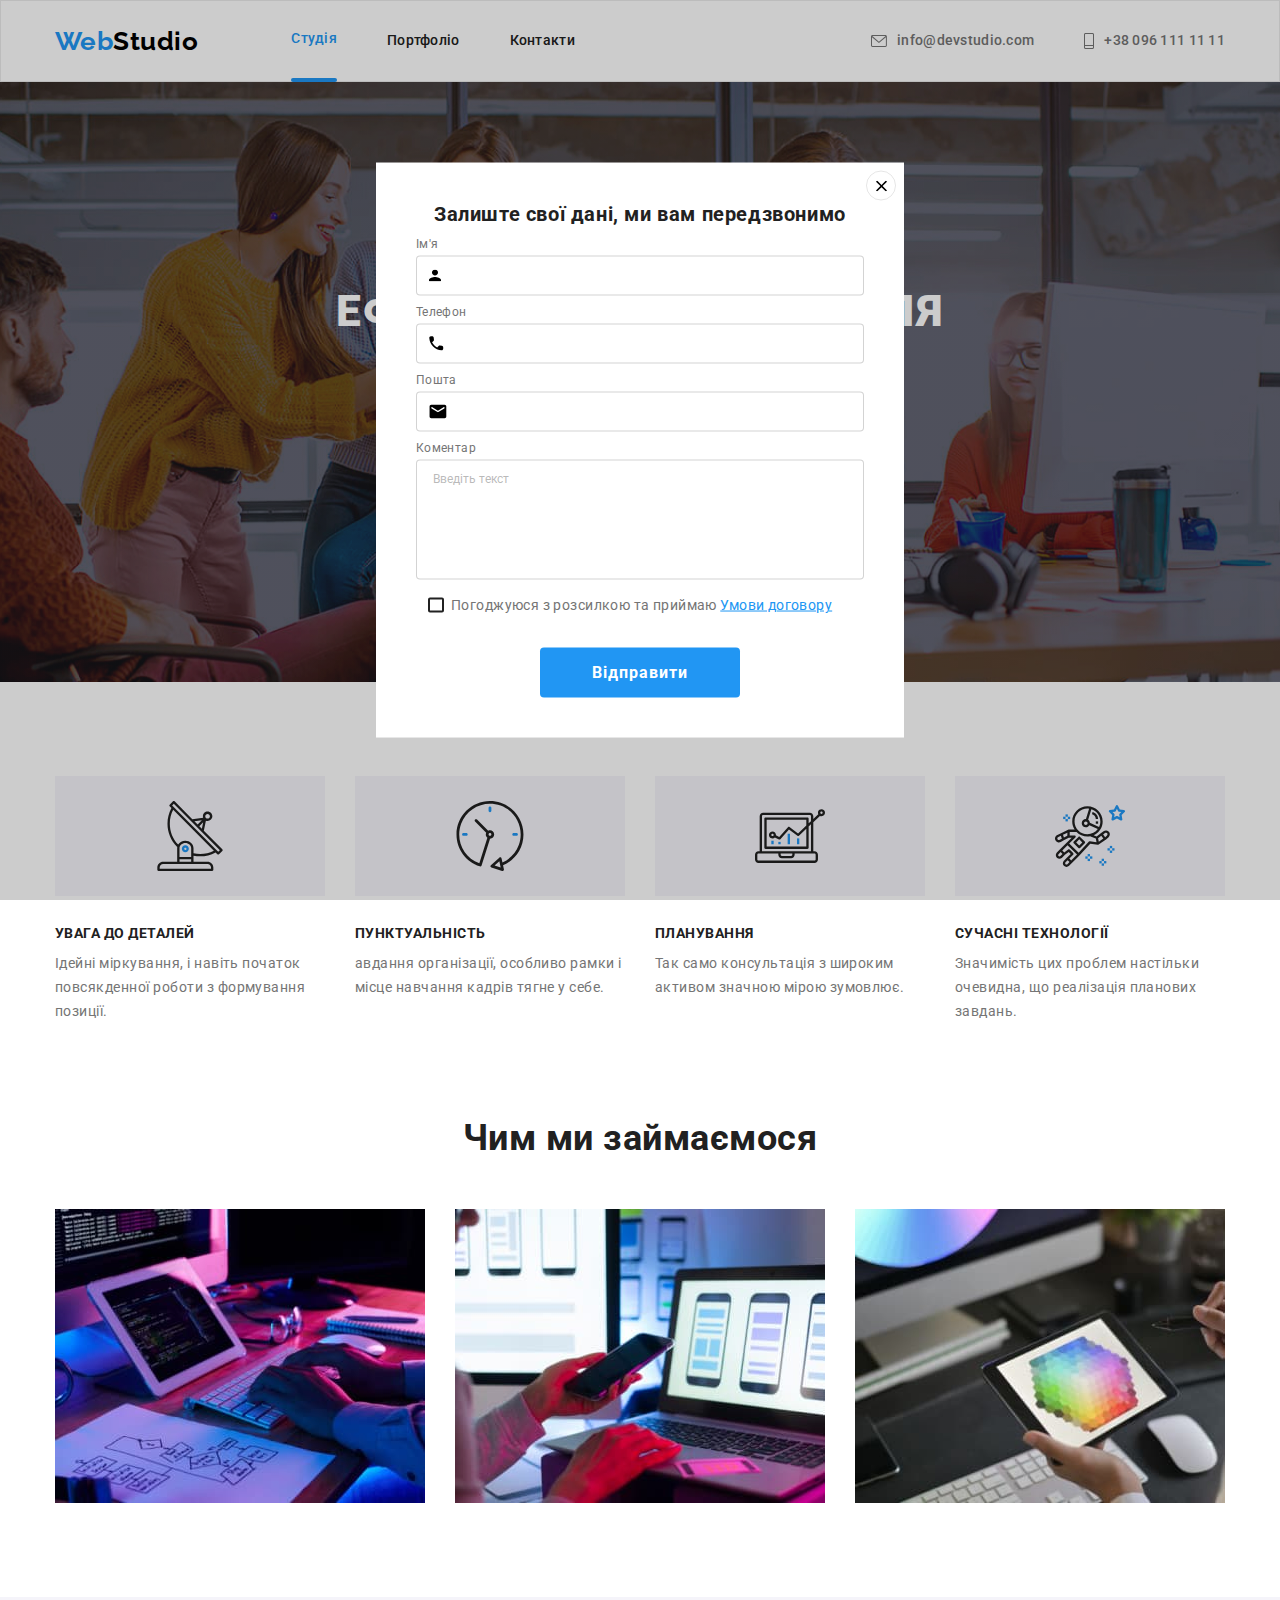
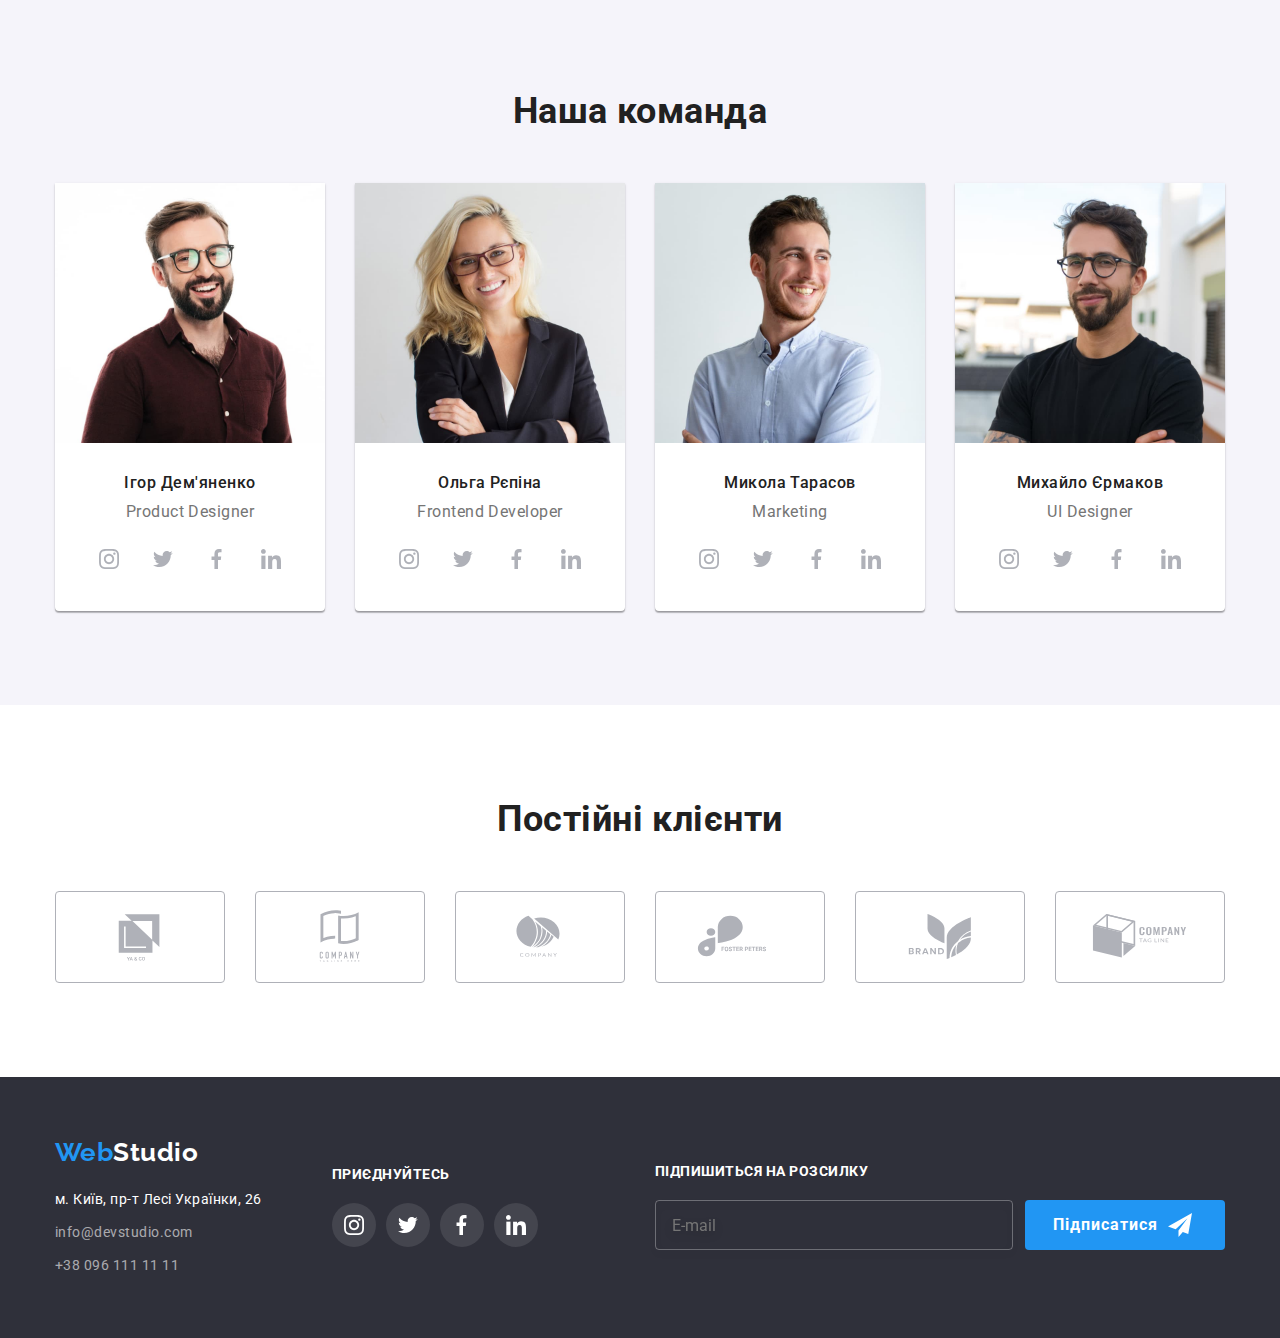
<file: index.html>
<!DOCTYPE html>
<html lang="uK">
  <head>
    <meta charset="UTF-8" />
    <meta http-equiv="X-UA-Compatible" content="IE=edge" />
    <meta name="viewport" content="width=device-width, initial-scale=1.0" />
    <title>WebStudio Ефективні рішення для вашого бізнесу.</title>
    <link rel="preconnect" href="https://fonts.googleapis.com" />
    <link rel="preconnect" href="https://fonts.gstatic.com" crossorigin />
    <link
      href="https://fonts.googleapis.com/css2?family=Raleway:wght@700&family=Roboto:wght@400;500;700;900&display=swap"
      rel="stylesheet"
    />
    <link
      rel="stylesheet"
      href="https://cdn.jsdelivr.net/npm/modern-normalize@1.1.0/modern-normalize.min.css"
    />
       <link rel="stylesheet" href="./css/main.min.css" />
    <!-- <link rel="stylesheet" href="./css/styles.css" /> -->
    <!--</head>  -->
 
  </head>
  <body class="page">

    <!--==================== Шапка сайту ====================-->
    <header class="header">
      <div class="container page-header-container">
        <div class="page-navigation">
          <nav>
            <a href="" class="logo link">
              <span style="color: #2196f3">Web</span
              ><span style="color: #000000">Studio</span>
            </a>
          </nav>
          <ul class="menu list">
            <li class="menu__item--here">
              <a class="menu__link link menu__link--here" href="">Студія</a>
            </li>
            <li>
              <a class="link menu__link" href="./portfolio.html">Портфоліо</a>
            </li>
            <li>
              <a class="menu__link link" href="">Контакти</a>
            </li>
          </ul>
        </div>
        <ul class="contact list">
          <li class="contact__item contact__item--first">
            <a
              class="contact-email-phone link"
              href="mailto:info@devstudio.com"
            >
              <svg
                class="icon-contact"
                aria-label="електронна пошта"
                width="16px"
                height="12px"
              >
                <use href="./images/sprite.svg#icon-email"></use>
              </svg>
              info@devstudio.com</a
            >
          </li>
          <li class="contact__item">
            <a class="contact-email-phone link" href="tel:+380961111111">
              <svg
                class="icon-contact"
                aria-label="електронна пошта"
                width="10px"
                height="16px"
              >
                <use href="./images/sprite.svg#icon-telefon "></use>
              </svg>
              +38 096 111 11 11</a
            >
          </li>
        </ul>
      </div>
    </header>
    <!-- Головна частина-->
    <main>
      <!-- Ефективні рішення-->
      <section class="main-section main-bg">
        <div class="">
          <div class="container">
            <h1 class="title-first">Ефективні рішення для вашого бізнесу</h1>

            <button type="button" class="button button-text" data-modal-open >
              Замовити послугу
            </button>
          </div>
        </div>
      </section>

      <!-- Наші переваги  -->
      <section class="section-standard">
        <h2 hidden>Наші переваги</h2>
        <div class="container section-our-advantages">
          <ul class="list section-text">
            <li class="content-our-advantages">
              <div class="bgc-our-advantages">
                <svg
                  class="icon-our-advantages"
                  aria-label="супутникова антена"
                  width="65px"
                  height="70px"
                >
                  <use href="./images/sprite.svg#icon-antenna"></use>
                </svg>
              </div>
              <h3 class="section-title-third">УВАГА ДО ДЕТАЛЕЙ</h3>
              <p>
                Ідейні міркування, і навіть початок повсякденної роботи з
                формування позиції.
              </p>
            </li>
            <li class="content-our-advantages">
              <div class="bgc-our-advantages">
                <svg
                  class="icon-our-advantages"
                  aria-label="годинник"
                  width="67px"
                  height="70px"
                >
                  <use href="./images/sprite.svg#icon-clock"></use>
                </svg>
              </div>
              <h3 class="section-title-third">ПУНКТУАЛЬНІСТЬ</h3>
              <p>
                авдання організації, особливо рамки і місце навчання кадрів
                тягне у себе.
              </p>
            </li>
            <li class="content-our-advantages">
              <div class="bgc-our-advantages">
                <svg
                  class="icon-our-advantages"
                  aria-label="графік"
                  width="70px"
                  height="54px"
                >
                  <use href="./images/sprite.svg#icon-diagram"></use>
                </svg>
              </div>
              <h3 class="section-title-third">ПЛАНУВАННЯ</h3>
              <p>
                Так само консультація з широким активом значною мірою зумовлює.
              </p>
            </li>
            <li class="content-our-advantages">
              <div class="bgc-our-advantages">
                <svg
                  class="icon-our-advantages"
                  aria-label="графік"
                  width="70px"
                  height="70px"
                >
                  <use href="./images/sprite.svg#icon-astronaut"></use>
                </svg>
              </div>
              <h3 class="section-title-third">СУЧАСНІ ТЕХНОЛОГІЇ</h3>
              <p>
                Значимість цих проблем настільки очевидна, що реалізація
                планових завдань.
              </p>
            </li>
          </ul>
        </div>
      </section>

      <!-- Чим ми займаємося-->
      <section class="about section-standard">
        <div class="container">
          <h2 class="section-title-second">Чим ми займаємося</h2>
          <ul class="list list-our-work">
            <li>
              <img
                src="./images/img1_1.jpg"
                alt="Розробка алгоритмів програмування"
                width="370"
              />
            </li>
            <li>
              <img
                src="./images/img1_2.jpg"
                alt="Розробка для мобільних пристроїв"
                width="370"
              />
            </li>
            <li>
              <img
                src="./images/img1_3.jpg"
                alt="розробка графічних елементів"
                width="370"
              />
            </li>
          </ul>
        </div>
      </section>
      <!-- Наша команда-->
      <section class="section-standard section-our-advant">
        <div class="container">
          <h2 class="section-title-second">Наша команда</h2>

          <ul class="list item-our-advant">
            <li class="employee">
              <img
                src="./images/img2_1.jpg"
                alt="фото Ігор Дем'яненко "
                width="270"
              />
              <div class="our-advant-content">
                <h3 class="our-advant">Ігор Дем'яненко</h3>
                <p class="our-advant-text" lang="en">Product Designer</p>

                <ul class="social-list list">
                  <li class="social-list_item">
                    <a href="#" class="social-list-link">
                      <svg
                        lang="en"
                        aria-label="social icon telegram"
                        class="social-list-icon"
                        width="20px"
                        height="20px"
                      >
                        <use href="./images/sprite.svg#icon-telegram"></use>
                      </svg>
                    </a>
                  </li>

                  <li class="social-list_item">
                    <a href="#" class="social-list-link">
                      <svg
                        lang="en"
                        aria-label="social icon twitter"
                        class="social-list-icon"
                        width="20px"
                        height="16px"
                      >
                        <use href="./images/sprite.svg#icon-twitter"></use>
                      </svg>
                    </a>
                  </li>

                  <li class="social-list_item">
                    <a href="#" class="social-list-link">
                      <svg
                        lang="en"
                        aria-label="social icon facebook"
                        class="social-list-icon"
                        width="10px"
                        height="20px"
                      >
                        <use href="./images/sprite.svg#icon-facebook"></use>
                      </svg>
                    </a>
                  </li>

                  <li class="social-list_item">
                    <a href="#" class="social-list-link">
                      <svg
                        lang="en"
                        aria-label="social icon linkedin"
                        class="social-list-icon"
                        width="20px"
                        height="20px"
                      >
                        <use href="./images/sprite.svg#icon-linkedin"></use>
                      </svg>
                    </a>
                  </li>
                </ul>
              </div>
            </li>
            <li class="employee">
              <img
                src="./images/img2_2.jpg"
                alt="фото Ольга Рєпіна"
                width="270"
              />
              <div class="our-advant-content">
                <h3 class="our-advant">Ольга Рєпіна</h3>
                <p class="our-advant-text" lang="en">Frontend Developer</p>

                <ul class="social-list list">
                  <li class="social-list_item">
                    <a href="#" class="social-list-link">
                      <svg
                        lang="en"
                        aria-label="social icon telegram"
                        class="social-list-icon"
                        width="20px"
                        height="20px"
                      >
                        <use href="./images/sprite.svg#icon-telegram"></use>
                      </svg>
                    </a>
                  </li>

                  <li class="social-list_item">
                    <a href="#" class="social-list-link">
                      <svg
                        lang="en"
                        aria-label="social icon twitter"
                        class="social-list-icon"
                        width="20px"
                        height="16px"
                      >
                        <use href="./images/sprite.svg#icon-twitter"></use>
                      </svg>
                    </a>
                  </li>

                  <li class="social-list_item">
                    <a href="#" class="social-list-link">
                      <svg
                        lang="en"
                        aria-label="social icon facebook"
                        class="social-list-icon"
                        width="10px"
                        height="20px"
                      >
                        <use href="./images/sprite.svg#icon-facebook"></use>
                      </svg>
                    </a>
                  </li>

                  <li class="social-list_item">
                    <a href="#" class="social-list-link">
                      <svg
                        lang="en"
                        aria-label="social icon linkedin"
                        class="social-list-icon"
                        width="20px"
                        height="20px"
                      >
                        <use href="./images/sprite.svg#icon-linkedin"></use>
                      </svg>
                    </a>
                  </li>
                </ul>
              </div>
            </li>
            <li class="employee">
              <img
                src="./images/img2_3.jpg"
                alt="фото Микола Тарасов"
                width="270"
              />
              <div class="our-advant-content">
                <h3 class="our-advant">Микола Тарасов</h3>
                <p class="our-advant-text" lang="en">Marketing</p>

                <ul class="social-list list">
                  <li class="social-list_item">
                    <a href="#" class="social-list-link">
                      <svg
                        lang="en"
                        aria-label="social icon telegram"
                        class="social-list-icon"
                        width="20px"
                        height="20px"
                      >
                        <use href="./images/sprite.svg#icon-telegram"></use>
                      </svg>
                    </a>
                  </li>

                  <li class="social-list_item">
                    <a href="#" class="social-list-link">
                      <svg
                        lang="en"
                        aria-label="social icon twitter"
                        class="social-list-icon"
                        width="20px"
                        height="16px"
                      >
                        <use href="./images/sprite.svg#icon-twitter"></use>
                      </svg>
                    </a>
                  </li>

                  <li class="social-list_item">
                    <a href="#" class="social-list-link">
                      <svg
                        lang="en"
                        aria-label="social icon facebook"
                        class="social-list-icon"
                        width="10px"
                        height="20px"
                      >
                        <use href="./images/sprite.svg#icon-facebook"></use>
                      </svg>
                    </a>
                  </li>

                  <li class="social-list_item">
                    <a href="#" class="social-list-link">
                      <svg
                        lang="en"
                        aria-label="social icon linkedin"
                        class="social-list-icon"
                        width="20px"
                        height="20px"
                      >
                        <use href="./images/sprite.svg#icon-linkedin"></use>
                      </svg>
                    </a>
                  </li>
                </ul>
              </div>
            </li>
            <li class="employee">
              <img
                src="./images/img2_4.jpg"
                alt="фото Михайло Єрмаков"
                width="270"
              />
              <div class="our-advant-content">
                <h3 class="our-advant">Михайло Єрмаков</h3>
                <p class="our-advant-text" lang="en">UI Designer</p>

                <ul class="social-list list">
                  <li class="social-list_item">
                    <a href="#" class="social-list-link">
                      <svg
                        lang="en"
                        aria-label="social icon telegram"
                        class="social-list-icon"
                        width="20px"
                        height="20px"
                      >
                        <use href="./images/sprite.svg#icon-telegram"></use>
                      </svg>
                    </a>
                  </li>

                  <li class="social-list_item">
                    <a href="#" class="social-list-link">
                      <svg
                        lang="en"
                        aria-label="social icon twitter"
                        class="social-list-icon"
                        width="20px"
                        height="16px"
                      >
                        <use href="./images/sprite.svg#icon-twitter"></use>
                      </svg>
                    </a>
                  </li>

                  <li class="social-list_item">
                    <a href="#" class="social-list-link">
                      <svg
                        lang="en"
                        aria-label="social icon facebook"
                        class="social-list-icon"
                        width="10px"
                        height="20px"
                      >
                        <use href="./images/sprite.svg#icon-facebook"></use>
                      </svg>
                    </a>
                  </li>

                  <li class="social-list_item">
                    <a href="#" class="social-list-link">
                      <svg
                        lang="en"
                        aria-label="social icon linkedin"
                        class="social-list-icon"
                        width="20px"
                        height="20px"
                      >
                        <use href="./images/sprite.svg#icon-linkedin"></use>
                      </svg>
                    </a>
                  </li>
                </ul>
              </div>
            </li>
          </ul>
        </div>
      </section>

      <!-- - Постійні клієнті-->

      <section class="section-standard">
        <div class="container section-our-work">
          <h2 class="section-title-second">Постійні клієнти</h2>

          <ul class="client list">
            <li class="client-item">
              <a class="client-link link" href="">
                <svg
                  lang="en"
                  aria-label="client ya & co"
                  class="client-link-icon"
                  width="106px"
                  height="60px"
                >
                  <use href="./images/sprite.svg#icon-logo_1"></use>
                </svg>
              </a>
            </li>

            <li class="client-item">
              <a class="client-link link" href=""
                ><svg
                  lang="en"
                  aria-label="client tagline here"
                  class="client-link-icon"
                  width="106px"
                  height="60px"
                >
                  <use href="./images/sprite.svg#icon-logo_2"></use>
                </svg>
              </a>
            </li>

            <li class="client-item">
              <a class="client-link link" href="">
                <svg
                  lang="en"
                  aria-label="client company"
                  class="client-link-icon"
                  width="106px"
                  height="60px"
                >
                  <use href="./images/sprite.svg#icon-logo_3"></use>
                </svg>
              </a>
            </li>
            <li class="client-item">
              <a class="client-link link" href=""
                ><svg
                  lang="en"
                  aria-label="client foster peters"
                  class="client-link-icon"
                  width="106px"
                  height="60px"
                >
                  <use href="./images/sprite.svg#icon-logo_4"></use></svg
              ></a>
            </li>

            <li class="client-item">
              <a class="client-link link" href=""
                ><svg
                  lang="en"
                  aria-label="client brand"
                  class="client-link-icon"
                  width="106px"
                  height="60px"
                >
                  <use href="./images/sprite.svg#icon-logo_5"></use></svg
              ></a>
            </li>
            <li class="client-item">
              <a class="client-link link" href=""
                ><svg
                  lang="en"
                  aria-label="client company tag line"
                  class="client-link-icon"
                  width="106px"
                  height="60px"
                >
                  <use href="./images/sprite.svg#icon-logo_6"></use></svg
              ></a>
            </li>
          </ul>
        </div>
      </section>
    </main>
    <!-- Підвал сайту-->
    <footer class="footer">
      <div class="container container-footer">
        <div>
          <p class="logo-footer">
            <a href="/" class="logo-footer link">
              <span style="color: #2196f3">Web</span
              ><span style="color: #ffffff">Studio</span>
            </a>
          </p>

          <!-- Контакти-->

          <address class="address">
            <ul class="list footer-list">
              <li>
                <a
                  class="link footer-contact-map"
                  href="https://goo.gl/maps/9zsEXNPoQWwBSvTj9"
                  target="_blank"
                  >м. Київ, пр-т Лесі Українки, 26</a
                >
              </li>
              <li>
                <a class="link footer-contact" href="mailto:info@devstudio.com">
                  info@devstudio.com</a
                >
              </li>
              <li>
                <a class="link footer-contact" href="tel:+380961111111">
                  +38 096 111 11 11</a
                >
              </li>
            </ul>
          </address>
        </div>

        <!-- ==========ПРИЄДНУЙТЕСЬ========= -->
        <div class="container-social-footer">
          <h3 class="social-title-footer">ПРИЄДНУЙТЕСЬ</h3>
          <ul class="social-list list">
            <li>
              <a href="#" class="social-list-link social-list-link-footer">
                <svg
                  lang="en"
                  aria-label="social icon telegram"
                  class="social-list-icon-footer"
                  width="20px"
                  height="20px"
                >
                  <use href="./images/sprite.svg#icon-telegram"></use>
                </svg>
              </a>
            </li>

            <li class="social-list_item">
              <a href="#" class="social-list-link social-list-link-footer">
                <svg
                  lang="en"
                  aria-label="social icon twitter"
                  class="social-list-icon-footer"
                  width="20px"
                  height="16px"
                >
                  <use href="./images/sprite.svg#icon-twitter"></use>
                </svg>
              </a>
            </li>

            <li class="social-list_item">
              <a href="#" class="social-list-link social-list-link-footer">
                <svg
                  lang="en"
                  aria-label="social icon facebook"
                  class="social-list-icon-footer"
                  width="10px"
                  height="20px"
                >
                  <use href="./images/sprite.svg#icon-facebook"></use>
                </svg>
              </a>
            </li>

            <li class="social-list_item">
              <a href="#" class="social-list-link social-list-link-footer">
                <svg
                  lang="en"
                  aria-label="social icon linkedin"
                  class="social-list-icon-footer"
                  width="20px"
                  height="20px"
                >
                  <use href="./images/sprite.svg#icon-linkedin"></use>
                </svg>
              </a>
            </li>
          </ul>
        </div>
<!-- /* ==========END Іконки соцмереж --- підвал ========== */ -->
<!-- /* ========== Підпишиться на розсилку --- підвал ========== */ -->
<div class="subscribe-footer">
          <h3 class="subscribe-form-title">Підпишиться на розсилку</h3>
            <form class="subscribe-form">
               <label class="subscribe-form-field">
                    <!-- <span class="subscribe-form-input-wrapper"> -->
                     <input 
                       type="email" 
                       class="subscribe-form-input"
                       placeholder="E-mail" 
                     />
                    <!-- </span> -->
               </label>   
                   
           
               <button type="submit" class="button subscribe-submit">
                  Підписатися
               </button>
           
          </form>
  </div>
<!-- /* ==========END Підпишиться на розсилку --- підвал ========== */ -->
      </div>
    </footer>

    <!--is-hidden  -->
    <div class="backdrop  " data-modal>
      <div class="modal">
        <button type="button" class="modal-close-btn" data-modal-close>
          <svg class="modal-close-icon" width="11px" height="11px">
            <use href="./images/sprite.svg#icon-x"</use>
          </svg>
        </button>

        <p class="modal-form-title"> Залиште свої дані, ми вам передзвонимо </p>

        <form class="modal-form">
        
          <label class="modal-form-field">
            <span class="modal-form-field-desc">Ім'я</span>         
            <span class="modal-form-input-wrapper">
              <input 
               type="text" 
               class="modal-form-input" 
               required 
               pattern="[a-zA-Zа-яА-ЯіІїЇ]+"
               name="user_name"
               />
               <svg class="modal-form-input-icon" width="12px" height="12px">
                 <use href="./images/sprite.svg#icon-name-form"</use>
                </svg>
            </span>
          </label>

          <label class="modal-form-field">
            <span class="modal-form-field-desc">Телефон</span>
             <span class="modal-form-input-wrapper">
               <input 
                type="tel" 
                class="modal-form-input" 
                required 
                pattern="[0-9]{3}-[0-9]{3}-[0-9]{2}-[0-9]{2}"
                name="user_phone"
                />
                <svg class="modal-form-input-icon" width="15px" height="15px">
                  <use href="./images/sprite.svg#icon-tel-form"</use>
                </svg>
             </span>
          </label>

          <label class="modal-form-field">
            <span class="modal-form-field-desc">Пошта</span>
              <span class="modal-form-input-wrapper">
                 <input 
                 type="email" 
                 class="modal-form-input" 
                 />
                 <svg class="modal-form-input-icon" width="18px" height="15px">
                   <use href="./images/sprite.svg#icon-email-form"</use>
                 </svg>
             </span>
          </label>

          
          <label class="modal-form-field">
            <span class="modal-form-field-desc">Коментар</span>
            <textarea 
            name="user_message" 
            class="modal-form-message"
            placeholder="Введіть текст"
            ></textarea>
          </label>

          <label class="modal-form-check-field">
          
            <input type="checkbox" class="modal-form-check" name="user_policy" requried/>
             <svg class="modal-form-own-checkbox" width="16px" height="15px">
               <use class="modal-form-own-checkbox-icon" href="./images/sprite.svg#icon-check-form"</use>
             </svg>
            <span class="modal-form-field-checkbox">Погоджуюся з розсилкою та приймаю  <a class="modal-form-field-checkbox-link " href="">Умови договору</a></span>
          
          </label >
            
          <button type="submit" class="button modal-form-submit">
                  Відправити
          </button>
            

        </form>

      </div>
    </div>
     <script src="./js/modal.js"></script>
  </body>
</html>
</file>
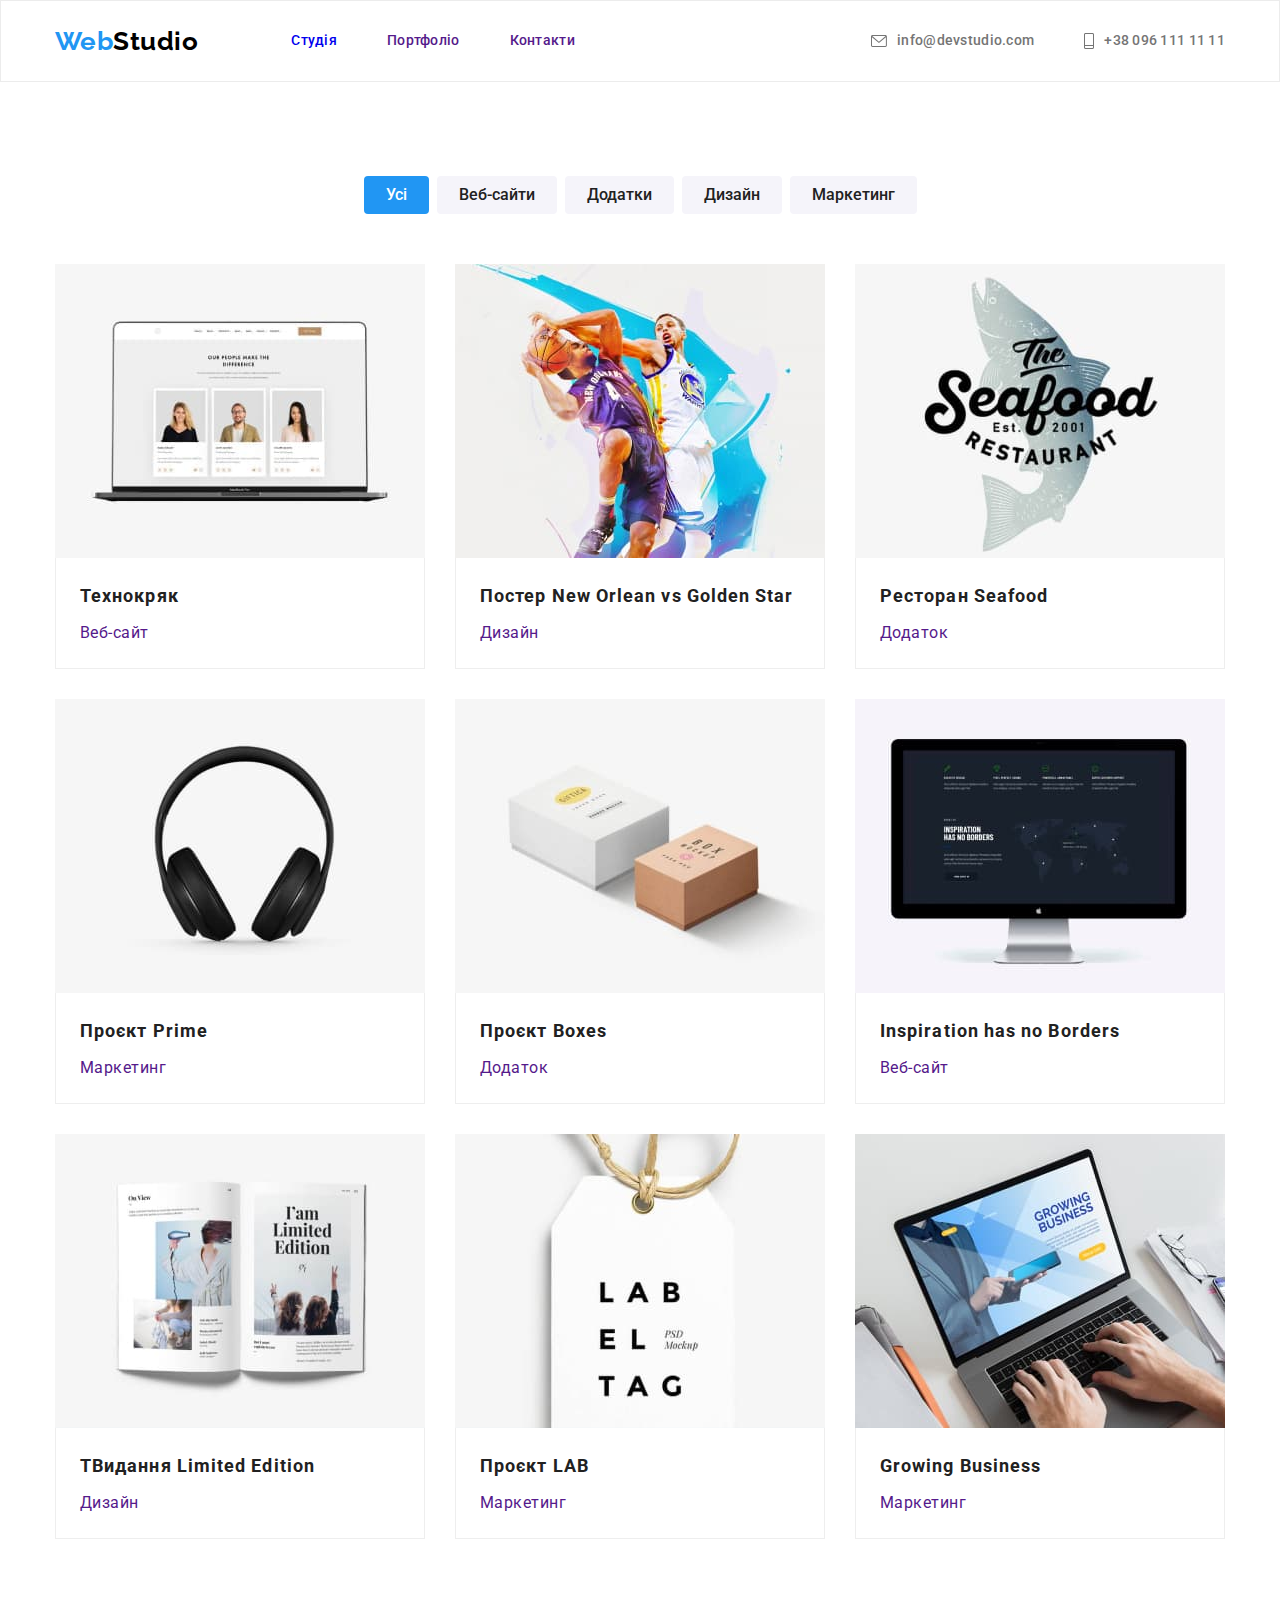
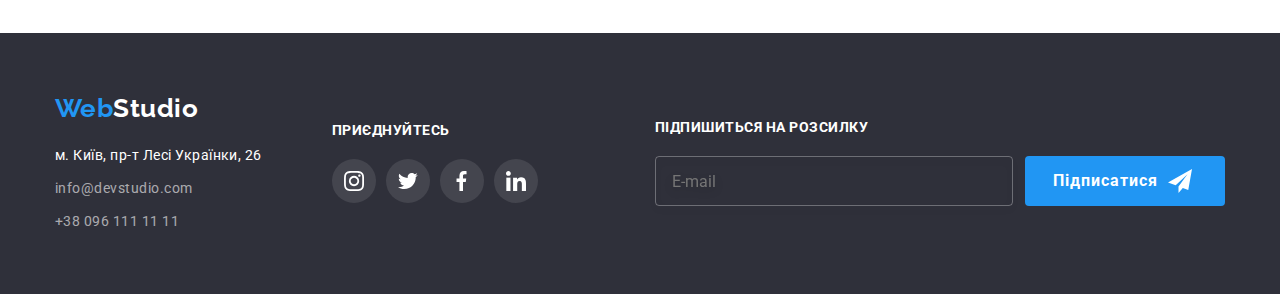
<file: portfolio.html>
<!DOCTYPE html>
<html lang="uK">
  <head>
    <meta charset="UTF-8" />
    <meta http-equiv="X-UA-Compatible" content="IE=edge" />
    <meta name="viewport" content="width=device-width, initial-scale=1.0" />
    <title>WebStudio Ефективні рішення для вашого бізнесу.</title>
    <link rel="preconnect" href="https://fonts.googleapis.com" />
    <link rel="preconnect" href="https://fonts.gstatic.com" crossorigin />
    <link
      href="https://fonts.googleapis.com/css2?family=Raleway:wght@700&family=Roboto:wght@400;500;700;900&display=swap"
      rel="stylesheet"
    />
    <link rel="stylesheet" href="https://cdn.jsdelivr.net/npm/modern-normalize@1.1.0/modern-normalize.min.css">
    <!-- <link rel="stylesheet" href="./css/styles.css" /> -->
    <link rel="stylesheet" href="./css/main.min.css" />
  </head>

<body class="page">
  <header class="header">
      <div class="container page-header-container">
        <div class="page-navigation">
          <nav>
            <a href="https://yaroslav-strilko.github.io/goit-markup-hw-07/" class="logo link">
              <span style="color: #2196f3">Web</span
              ><span style="color: #000000">Studio</span>
            </a>
          </nav>
          <ul class="menu list">
            <li class="menu-item">
              <a class="menu-link link" href="https://yaroslav-strilko.github.io/goit-markup-hw-07/portfolio.html">Студія</a>
            </li>
            <li class="menu-item-here">
              <a class="menu-link-here link" href="">Портфоліо</a>
            </li>
            <li>
              <a class="menu-link link" href="">Контакти</a>
            </li>
          </ul>
        </div>
        <ul class="contact list">
          <li class="contact-item contact-item-first">
            <a class="contact-email-phone link" href="mailto:info@devstudio.com">
              <svg
                class="icon-contact"
                aria-label="електронна пошта"
                width="16px"
                height="12px"
              >
                <use href="./images/sprite.svg#icon-email"></use>
              </svg>
              info@devstudio.com</a
            >
          </li>
          <li class="contact-item">
            <a class="contact-email-phone link" href="tel:+380961111111">
              <svg
                class="icon-contact"
                aria-label="електронна пошта"
                width="10px"
                height="16px"
              >
                <use href="./images/sprite.svg#icon-telefon "></use>
              </svg>
              +38 096 111 11 11</a
            >
          </li>
        </ul>
      </div>
    </header>
  <!-- Головна частина-->
    <main>
       
      <section class=" portfolio_cat  section-standard">
        <div class="container">
         <h1 class="visually-hidden">Наші роботи</h1>
        
         <!-- Додаткове меню (категорії робіт)-->
          <ul class="list menu-portfolio ">
              
              <li>
           <button type="button" class="portfolio-button-current portfolio-button-text">
           Усі
           </button></li>

           <li>
           <button type="button" class="portfolio-button portfolio-button-text">
           Веб-сайти
           </button></li>

           <li>
           <button type="button" class="portfolio-button portfolio-button-text">
           Додатки
           </button></li>

           <li>
           <button type="button" class="portfolio-button portfolio-button-text">
           Дизайн
           </button></li>

           <li>
           <button type="button" class="portfolio-button portfolio-button-text">
           Маркетинг
           </button></li>
         </ul>
      
     
            <!--====== Наші роботі=====-->
      
      
             
         <ul class="list work-portfolio">
           <li class="work-portfolio-item" >
            <a class="link work-portfolio-link" href="">
            <div class="work-portfolio-img ">
              <img
              src="./images/portfolio_1.jpg"
              alt="Технокряк "
              width="370"/>
                 <div class="work-portfolio-overlay-center"  >
                 <p> Ресурс пропонує комплексні пропозиції з різним рівнем функціоналу та сервісів. Все це дозволить відвідувачу отримати вичерпні відомості про компанію чи приватну особу.
                 </p>
                 </div>
            </div>
              <div class="work-portfolio-content">
               <h2 class="work-portfolio-title">Технокряк</h2>
               <p class="work-portfolio-text" >Веб-сайт</p>
             </div>
             </a>
          </li>


          <li class="work-portfolio-item" >
             <a class="link work-portfolio-link" href="">
            <div class="work-portfolio-img ">
               <img
              src="./images/portfolio_2.jpg"
              alt="Постер з двома баскетболістами "
              width="370"/>
                 <div class="work-portfolio-overlay-center"  >
                 <p> Ресурс пропонує комплексні пропозиції з різним рівнем функціоналу та сервісів. Все це дозволить відвідувачу отримати вичерпні відомості про компанію чи приватну особу.
                 </p>
                 </div>
            </div>
              <div class="work-portfolio-content">
                <h2 class="work-portfolio-title">Постер New Orlean vs Golden Star</h2>
                <p class="work-portfolio-text" >Дизайн</p>
              </div>
              </a>
          </li>

          <li class="work-portfolio-item" >
             <a class="link work-portfolio-link" href="">
             <div class="work-portfolio-img">
              <img
              src="./images/portfolio_3.jpg"
              alt="Розроблений додаток для ресторану "
              width="370"/>
                 <div class="work-portfolio-overlay-center"  >
                 <p> Ресурс пропонує комплексні пропозиції з різним рівнем функціоналу та сервісів. Все це дозволить відвідувачу отримати вичерпні відомості про компанію чи приватну особу.
                 </p>
                 </div>
             </div>
               <div class="work-portfolio-content">
                 <h2 class="work-portfolio-title">Ресторан Seafood</h2>
                 <p class="work-portfolio-text" >Додаток</p>
               </div>
               </a>
          </li>
           
          <li class="work-portfolio-item" >
            <a class="link work-portfolio-link" href="">
            <div class="work-portfolio-img">
              <img
              src="./images/portfolio_4.jpg"
              alt="Зображення навушників "
              width="370"/>
                 <div class="work-portfolio-overlay-center"  >
                 <p> Ресурс пропонує комплексні пропозиції з різним рівнем функціоналу та сервісів. Все це дозволить відвідувачу отримати вичерпні відомості про компанію чи приватну особу.
                 </p>
                 </div>
            </div>
             <div class="work-portfolio-content">
               <h2 class="work-portfolio-title">Проєкт Prime</h2>
               <p class="work-portfolio-text" >Маркетинг</p>
             </div>
             </a>
          </li>

          <li class="work-portfolio-item" >
            <a class="link work-portfolio-link" href="">
             <div class="work-portfolio-img">
               <img
               src="./images/portfolio_5.jpg"
               alt="зображені дві коробки "
               width="370"
                />
                 <div class="work-portfolio-overlay-center"  >
                 <p> Ресурс пропонує комплексні пропозиції з різним рівнем функціоналу та сервісів. Все це дозволить відвідувачу отримати вичерпні відомості про компанію чи приватну особу.
                 </p>
                 </div>
             </div>
               <div class="work-portfolio-content">
                 <h2 class="work-portfolio-title">Проєкт Boxes</h2>
                 <p class="work-portfolio-text" >Додаток</p>
               </div>
               </a>
          </li>

          <li class="work-portfolio-item" >
            <a class="link work-portfolio-link" href="">
             <div class="work-portfolio-img">
               <img
               src="./images/portfolio_6.jpg"
               alt="На зображені сучасній монітор "
               width="370"
               />
                 <div class="work-portfolio-overlay-center"  >
                 <p> Ресурс пропонує комплексні пропозиції з різним рівнем функціоналу та сервісів. Все це дозволить відвідувачу отримати вичерпні відомості про компанію чи приватну особу.
                 </p>
                 </div>
            </div>            
              <div class="work-portfolio-content">
                <h2 class="work-portfolio-title">Inspiration has no Borders</h2>
               <p class="work-portfolio-text" >Веб-сайт</p>
             </div>
             </a>
          </li>

          <li class="work-portfolio-item" >
            <a class="link work-portfolio-link" href="">
              <div class="work-portfolio-img">
                <img
                src="./images/portfolio_7.jpg"
                alt="Зображена книжка"
                width="370"
                 />
                 <div class="work-portfolio-overlay-center"  >
                 <p> Ресурс пропонує комплексні пропозиції з різним рівнем функціоналу та сервісів. Все це дозволить відвідувачу отримати вичерпні відомості про компанію чи приватну особу.
                 </p>
                 </div>
              </div>
                <div class="work-portfolio-content">
                  <h2 class="work-portfolio-title">ТВидання Limited Edition</h2>
                  <p class="work-portfolio-text" >Дизайн</p>
               </div>
               </a>
          </li>
          
          <li class="work-portfolio-item" >
            <a class="link work-portfolio-link" href="">
              <div class="work-portfolio-img">
                  <img
                  src="./images/portfolio_8.jpg"
                  alt="Зображенно цінник з літерами LAB "
                  width="370"
                   />
                   <div class="work-portfolio-overlay-center"  >
                   <p> Ресурс пропонує комплексні пропозиції з різним рівнем функціоналу та сервісів. Все це дозволить відвідувачу отримати вичерпні відомості про компанію чи приватну особу.
                   </p>
                   </div>
               </div>
                  <div class="work-portfolio-content">
                    <h2 class="work-portfolio-title">Проєкт LAB</h2>
                    <p class="work-portfolio-text" >Маркетинг</p>
                  </div>
                  </a>
              </li>
           
          <li class="work-portfolio-item" >
            <a class="link work-portfolio-link" href="">
             <div class="work-portfolio-img">
               <img
               src="./images/portfolio_9.jpg"
               alt="Зображено ноутбук за яким працюють "
               width="370"
               />
              <div class="work-portfolio-overlay-center"  >
              <p> Ресурс пропонує комплексні пропозиції з різним рівнем функціоналу та сервісів. Все це дозволить відвідувачу отримати вичерпні відомості про компанію чи приватну особу.
              </p>
              </div>
            </div>
                <div class="work-portfolio-content">
                    <h2 class="work-portfolio-title">Growing Business</h2>
                    <p class="work-portfolio-text" >Маркетинг</p>
                </div>
                </a>
            </li>
          
         </ul>
        </div>
      </section>

    </main>
    
    <!-- Підвал сайту-->
    <footer class="footer">
      <div class="container container-footer">
        <div>
          <p class="logo-footer">
            <a href="/" class="logo-footer link">
              <span style="color: #2196f3">Web</span
              ><span style="color: #ffffff">Studio</span>
            </a>
          </p>

          <!-- Контакти-->

          <address class="address">
            <ul class="list footer-list">
              <li>
                <a
                  class="link footer-contact-map"
                  href="https://goo.gl/maps/9zsEXNPoQWwBSvTj9"
                  target="_blank"
                  >м. Київ, пр-т Лесі Українки, 26</a
                >
              </li>
              <li>
                <a class="link footer-contact" href="mailto:info@devstudio.com">
                  info@devstudio.com</a
                >
              </li>
              <li>
                <a class="link footer-contact" href="tel:+380961111111">
                  +38 096 111 11 11</a
                >
              </li>
            </ul>
          </address>
        </div>
        <div class="container-social-footer">
          <h3 class="social-title-footer">ПРИЄДНУЙТЕСЬ</h3>
          <ul class="social-list list">
            <li>
              <a href="#" class="social-list-link social-list-link-footer">
                <svg
                  lang="en"
                  aria-label="social icon telegram"
                  class="social-list-icon-footer"
                  width="20px"
                  height="20px"
                >
                  <use href="./images/sprite.svg#icon-telegram"></use>
                </svg>
              </a>
            </li>

            <li class="social-list_item">
              <a href="#" class="social-list-link social-list-link-footer">
                <svg
                  lang="en"
                  aria-label="social icon twitter"
                  class="social-list-icon-footer"
                  width="20px"
                  height="16px"
                >
                  <use href="./images/sprite.svg#icon-twitter"></use>
                </svg>
              </a>
            </li>

            <li class="social-list_item">
              <a href="#" class="social-list-link social-list-link-footer">
                <svg
                  lang="en"
                  aria-label="social icon facebook"
                  class="social-list-icon-footer"
                  width="10px"
                  height="20px"
                >
                  <use href="./images/sprite.svg#icon-facebook"></use>
                </svg>
              </a>
            </li>

            <li class="social-list_item">
              <a href="#" class="social-list-link social-list-link-footer">
                <svg
                  lang="en"
                  aria-label="social icon linkedin"
                  class="social-list-icon-footer"
                  width="20px"
                  height="20px"
                >
                  <use href="./images/sprite.svg#icon-linkedin"></use>
                </svg>
              </a>
            </li>
          </ul>
        </div>
      <!-- /* ==========END Іконки соцмереж --- підвал ========== */ -->
<!-- /* ========== Підпишиться на розсилку --- підвал ========== */ -->
<div class="subscribe-footer">
          <h3 class="subscribe-form-title">Підпишиться на розсилку</h3>
            <form class="subscribe-form">
               <label class="subscribe-form-field">
                    <span class="subscribe-form-input-wrapper">
                     <input 
                       type="email" 
                       class="subscribe-form-input"
                       placeholder="E-mail" 
                     />
                    </span>
               </label>   
                   
           
               <button type="submit" class="button subscribe-submit">
                  Підписатися
               </button>
           
          </form>
  </div>
<!-- /* ==========END Підпишиться на розсилку --- підвал ========== */ -->
      </div>
    </footer>
     

</body>
</html>
</file>
<file: css/styles.css>
/* ==================== */




/* ======= -------/FOOTER------------- =========== */

/* ======= --------Модальне вікно--------- =========== */









/* +++++++++++++++++++++++++++ */
</file>
<file: css/main.min.css>
:root{--primary-text-color: #757575;--title-text-color: #212121;--accent-color: #2196f3;--background-color: #f5f5f5;--background-color-grey: #f5f4fa;--footer-background-color: #2f303a;--white: #ffffff;--title-color: #ffffff;--button-color: #188ce8;--primary-color-grey: #afb1b8;--transition-dur-and-func:250ms cubic-bezier(0.4, 0, 0.2, 1) }.visually-hidden{position:absolute;white-space:nowrap;width:1px;height:1px;overflow:hidden;border:0;padding:0;clip:rect(0 0 0 0);clip-path:inset(50%);margin:-1px}.section-standard{padding-top:94px;padding-bottom:94px}h1,h2,h3,h4,h5,h6,p{margin-top:0;margin-bottom:0;padding-left:0}ul,ol{margin-top:0;margin-bottom:0;padding-left:0}.link{text-decoration:none}.list{list-style:none}img{display:block;max-width:100%;height:auto}button{cursor:pointer}body{font-size:16px;letter-spacing:.03em;color:var(--primary-text-color);font-family:"Roboto",sans-serif}.page{background:var(--white)}.container{width:1200px;margin-right:auto;margin-left:auto;padding-right:15px;padding-left:15px}.button:hover,.button:focus{background-color:var(--button-color)}.button-text{border-radius:4px;padding:10px 32px 10px 32px;border:0;font-family:"Roboto",sans-serif;font-weight:700;font-size:16px;line-height:1.88;letter-spacing:.06em;color:var(--white);background-color:var(--accent-color);transition:background-color var(--transition-dur-and-func)}.title-first{margin:0 auto 30px;width:696px;font-weight:900;font-size:44px;line-height:1.36;text-align:center;letter-spacing:.06em;text-transform:uppercase;color:var(--title-color)}.section-title-third{margin-bottom:10px;font-weight:700;font-size:14px;line-height:1.14;text-transform:uppercase;color:var(--title-text-color)}.section-title-second{font-weight:700;font-size:36px;line-height:1.16;text-align:center;color:var(--title-text-color);margin-bottom:50px}.logo{font-family:"Raleway",sans-serif;font-weight:700;font-size:26px;line-height:1.19;margin-right:93px}.section-text{display:flex;gap:30px;font-weight:400;font-size:14px;line-height:1.71}.backdrop{position:fixed;top:0;left:0;z-index:100;width:100%;height:100%;background-color:rgba(0,0,0,.2);transition:opacity var(--transition-dur-and-func)}.backdrop.is-hidden{visibility:hidden;opacity:0;pointer-events:none}.modal{position:absolute;top:50%;left:50%;padding:40px;transform:translate(-50%, -50%);width:528px;background-color:var(--white)}.modal-close-btn{display:flex;justify-content:center;align-items:center;position:absolute;top:8px;right:8px;padding:0;width:30px;height:30px;border-radius:50%;background-color:rgba(0,0,0,0);border:1px solid rgba(0,0,0,.1)}.modal-close-icon{transition:fill var(--transition-dur-and-func)}.modal-close-icon:hover,.modal-close-icon:focus{fill:var(--accent-color)}.modal-form{display:flex;flex-direction:column}.modal-form-title{font-family:"Roboto";font-style:normal;font-weight:700;font-size:20px;line-height:23px;text-align:center;letter-spacing:.03em;color:#212121;margin-bottom:12px}.modal-form-input{font-size:12px;width:100%;height:40px;padding-left:42px;border:1px solid rgba(33,33,33,.2);border-radius:4px;transition:border-color var(--transition-dur-and-func)}.modal-form-input:focus{outline:none;border-color:var(--accent-color)}.modal-form-field{display:block;margin-bottom:10px}.modal-form-field-desc{display:block;margin-bottom:4px;font-size:12px;line-height:1.16;letter-spacing:.03em;color:#757575}.modal-form-input-wrapper{position:relative;display:block}.modal-form-input-icon{position:absolute;top:50%;transform:translateY(-50%);left:13px;display:block;transition:fill var(--transition-dur-and-func)}.modal-form-input:focus+.modal-form-input-icon{fill:var(--accent-color)}.modal-form-message{width:100%;height:120px;border:1px solid rgba(33,33,33,.2);border-radius:4px;font-size:12px;color:#000;padding-top:12px;padding-left:16px;padding-right:16px;resize:none;transition:border-color var(--transition-dur-and-func)}.modal-form-message::placeholder{color:rgba(117,117,117,.5);font-size:12px}.modal-form-message:focus{outline:none;border-color:var(--accent-color)}.modal-form-own-checkbox{border:2px solid #212121;border-radius:2px;cursor:pointer;margin-right:7px;margin-left:12px}.modal-form-check:checked+.modal-form-own-checkbox{background-color:var(--accent-color)}.modal-form-check:focus+.modal-form-own-checkbox{box-shadow:0 0 0 1px var(--accent-color);border-radius:2px;border-color:var(--accent-color)}.modal-form-own-checkbox-icon{margin-right:37px}.modal-form-check{position:absolute;appearance:none}.modal-form-check-field{display:flex;align-items:center;margin-bottom:30px}.modal-form-field-checkbox{display:block;font-size:14px;line-height:1.71;letter-spacing:.03em;color:#757575}.modal-form-submit{height:50px;width:200px;align-self:center;border-radius:4px;padding:10px 32px 10px 32px;border:0;font-family:"Roboto",sans-serif;font-weight:700;font-size:16px;line-height:1.88;letter-spacing:.06em;color:var(--white);background-color:var(--accent-color);transition:background-color var(--transition-dur-and-func)}.modal-form-submit:hover,.modal-form-submit:focus{background-color:var(--button-color)}.modal-form-field-checkbox-link{color:var(--accent-color);transition:text-decoration var(--transition-dur-and-func)}.modal-form-field-checkbox-link:hover,.modal-form-field-checkbox-link:focus{text-decoration:none}.header{border:1px solid #ececec}.page-header-container{display:flex;justify-content:space-between;align-items:center;height:80px;background-color:var(--white)}.page-navigation{display:flex;align-items:center}.menu__link{color:var(--title-text-color);transition:color var(--transition-dur-and-func)}.menu__link:hover,.menu__link:focus{background:var(--white);color:var(--accent-color)}.menu__link--here{color:var(--accent-color)}.menu{display:flex;align-items:center;column-gap:50px;font-weight:500;font-size:14px;line-height:1.14;letter-spacing:.02em;color:var(--title-text-color)}.menu__item--here{position:static}.menu__item--here::after{display:block;content:"";width:100%;height:4px;top:31px;background:#2196f3;border-radius:2px;position:relative}.contact{display:flex;align-items:center;column-gap:50px}.contact-email-phone{display:flex;align-items:center;font-weight:500;font-size:14px;line-height:1.14;letter-spacing:.02em;color:var(--primary-text-color);transition:color var(--transition-dur-and-func)}.contact-email-phone:hover svg,.contact-email-phone:focus svg{fill:var(--accent-color)}.contact-email-phone:hover,.contact-email-phone:focus{cursor:pointer;color:var(--accent-color)}.icon-contact:hover{cursor:pointer;color:var(--accent-color)}.section-our-advant{background-color:var(--background-color-grey)}.employee{flex-basis:calc((100% - 90px)/4);background-color:var(--white);background:#fff;box-shadow:0px 1px 3px rgba(0,0,0,.12),0px 1px 1px rgba(0,0,0,.14),0px 2px 1px rgba(0,0,0,.2);border-radius:0px 0px 4px 4px}.item-our-advant{display:flex;align-items:center;gap:30px}.our-advant{font-size:16px;margin-bottom:10px;font-weight:500;line-height:1.19;text-align:center;color:var(--title-text-color)}.our-advant-content{padding-top:30px;padding-bottom:30px}.our-advant-text{font-weight:400;line-height:1.19;text-align:center}.content-our-advantages{flex-basis:calc((100% - 90px)/4)}.bgc-our-advantages{display:flex;align-items:center;justify-content:center;height:120px;margin-bottom:30px;background-color:#f5f4fa}.icon-our-advantages{width:70px;height:70px}.section-standard.about{padding-top:0}.list-our-work{display:flex;align-items:center;gap:30px}.client{display:flex;justify-content:center;align-items:center;gap:30px}.client-link{display:flex;justify-content:center;align-items:center;height:92px;border:1px solid #afb1b8;border-radius:4px;transition:border var(--transition-dur-and-func)}.client-link:hover,.client-link:focus{border:1px solid var(--accent-color)}.client-link:hover svg,.client-link:focus svg{fill:var(--accent-color)}.client-item{flex-basis:calc((100% - 150px)/6)}.client-link-icon{width:106px;fill:var(--primary-color-grey);transition:fill var(--transition-dur-and-func)}.icon-contact{display:inline-block;fill:var(--primary-text-color);margin-right:10px;transition:fill var(--transition-dur-and-func)}.main-bg{background-color:#212121;background-image:linear-gradient(rgba(47, 48, 58, 0.4), rgba(47, 48, 58, 0.4)),url(../images/main_bg.jpg);background-repeat:no-repeat;background-position:center;background-size:cover;max-width:1600px;margin:0 auto}.main-section{text-align:center;padding-top:200px;padding-bottom:200px}.social-list{display:flex;justify-content:center;align-items:center;margin-top:16px;gap:10px}.social-list-link{display:flex;align-items:center;justify-content:center;width:44px;height:44px;border-radius:50%;background-color:var(--white);transition:background-color var(--transition-dur-and-func)}.social-list-link:hover,.social-list-link:focus{background-color:var(--accent-color)}.social-list-icon{width:20px;height:20px;fill:var(--primary-color-grey);transition:fill var(--transition-dur-and-func)}.social-list-link:hover .social-list-icon,.social-list-link:focus .social-list-icon{fill:var(--white)}.footer{display:flex;flex-direction:column;padding-top:60px;padding-bottom:60px;background-color:var(--footer-background-color)}.container-footer{display:flex;align-items:center}.address{font-style:normal}.footer-list :not(:last-child){margin-bottom:9px}.logo-footer{font-family:"Raleway",sans-serif;font-weight:700;font-size:26px;line-height:1.19;margin-bottom:20px}.footer-contact,.footer-contact-map{font-weight:400;font-size:14px;line-height:1.71;color:var(--title-color)}.footer-contact-map{margin-top:20px}.footer-contact{color:rgba(255,255,255,.6);margin-top:9px;transition:color var(--transition-dur-and-func)}.footer-contact:hover,.footer-contact:focus{color:var(--accent-color)}.container-social-footer{margin-left:70px}.social-title-footer{margin-bottom:20px;font-weight:700;font-size:14px;line-height:1.14;text-transform:uppercase;color:var(--white)}.social-list-footer{display:flex;justify-content:center;align-items:center;gap:10px}.social-list-link-footer{background-color:rgba(255,255,255,.1);transition:background-color var(--transition-dur-and-func)}.social-list-link-footer:hover,.social-list-link-footer:focus{background-color:var(--accent-color)}.social-list-icon-footer{width:20px;height:20px;fill:var(--white)}.subscribe-footer{margin-left:auto}.subscribe-form-title{margin-bottom:20px;font-weight:700;font-size:14px;line-height:1.14;text-transform:uppercase;color:var(--white)}.subscribe-form{display:flex}.subscribe-form-field{margin-right:12px}.subscribe-form-title{display:flex}.subscribe-form-input{box-sizing:border-box;width:358px;height:50px;padding-left:16px;background:none;color:#fff;border:1px solid rgba(255,255,255,.3);filter:drop-shadow(0px 4px 4px rgba(0, 0, 0, 0.15));border-radius:4px}.subscribe-submit{display:flex;align-items:center;width:200px;height:50px;border-radius:4px;padding:10px 28px 10px 28px;border:0;font-family:"Roboto",sans-serif;font-weight:700;font-size:16px;line-height:1.88;letter-spacing:.06em;color:var(--white);background-color:var(--accent-color);transition:background-color var(--transition-dur-and-func)}.subscribe-submit:hover,.subscribe-submit:focus{background-color:var(--button-color)}.subscribe-submit::after{margin-left:10px;display:block;content:url(../images/send.svg);width:24px;height:24px;top:13px}.portfolio-button-text{border-radius:4px;padding:6px 22px 6px 22px;border:0;font-family:"Roboto",sans-serif;font-style:normal;text-align:center;font-size:16px;font-weight:500;line-height:1.62;color:var(--title-text-color);background-color:#f5f4fa;transition:background-color var(--transition-dur-and-func),color var(--transition-dur-and-func)}.portfolio-button:hover,.portfolio-button:focus{color:var(--title-color);background-color:var(--accent-color)}.portfolio-button-text:hover,.portfolio-button-text:focus{box-shadow:0px 3px 1px rgba(0,0,0,.1),0px 1px 2px rgba(0,0,0,.08),0px 2px 2px rgba(0,0,0,.12)}.portfolio-button-current{color:var(--title-color);background-color:var(--accent-color)}.menu-portfolio{display:flex;justify-content:center;margin-bottom:50px;gap:8px}.work-portfolio-title{margin-bottom:4px;font-weight:700;font-size:18px;line-height:2;letter-spacing:.06em;color:var(--title-text-color)}.work-portfolio-text{margin:top 4px}.work-portfolio-content{padding:20px 24px 20px 24px;border-left:1px solid #eee;border-right:1px solid #eee;border-bottom:1px solid #eee}.portfolio_cat{font-weight:400;line-height:1.88}.work-portfolio{display:flex;flex-wrap:wrap;margin-left:-30px;margin-top:-30px}.work-portfolio>.work-portfolio-item{flex-basis:calc((100% - 90px)/3);margin-left:30px;margin-top:30px}.work-portfolio-img{position:relative;overflow:hidden}.work-portfolio-overlay-center{position:absolute;top:0%;bottom:0;height:100%;width:100%;background:rgba(33,150,243,.9);overflow:auto;transform:translateY(100%);transition:transform 250ms linear;padding-left:24px;padding-right:24px;font-size:18px;line-height:1.56;letter-spacing:.03em;color:#fff;display:flex;align-items:center}.work-portfolio-link:hover .work-portfolio-overlay-center,.work-portfolio-link:focus .work-portfolio-overlay-center{transform:translateY(0%)}.work-portfolio-link{display:block;transition:box-shadow var(--transition-dur-and-func)}.work-portfolio-link:hover,.work-portfolio-link:focus{box-shadow:0px 1px 1px rgba(0,0,0,.12),0px 4px 4px rgba(0,0,0,.06),1px 4px 6px rgba(0,0,0,.16)}/*# sourceMappingURL=main.min.css.map */
</file>
